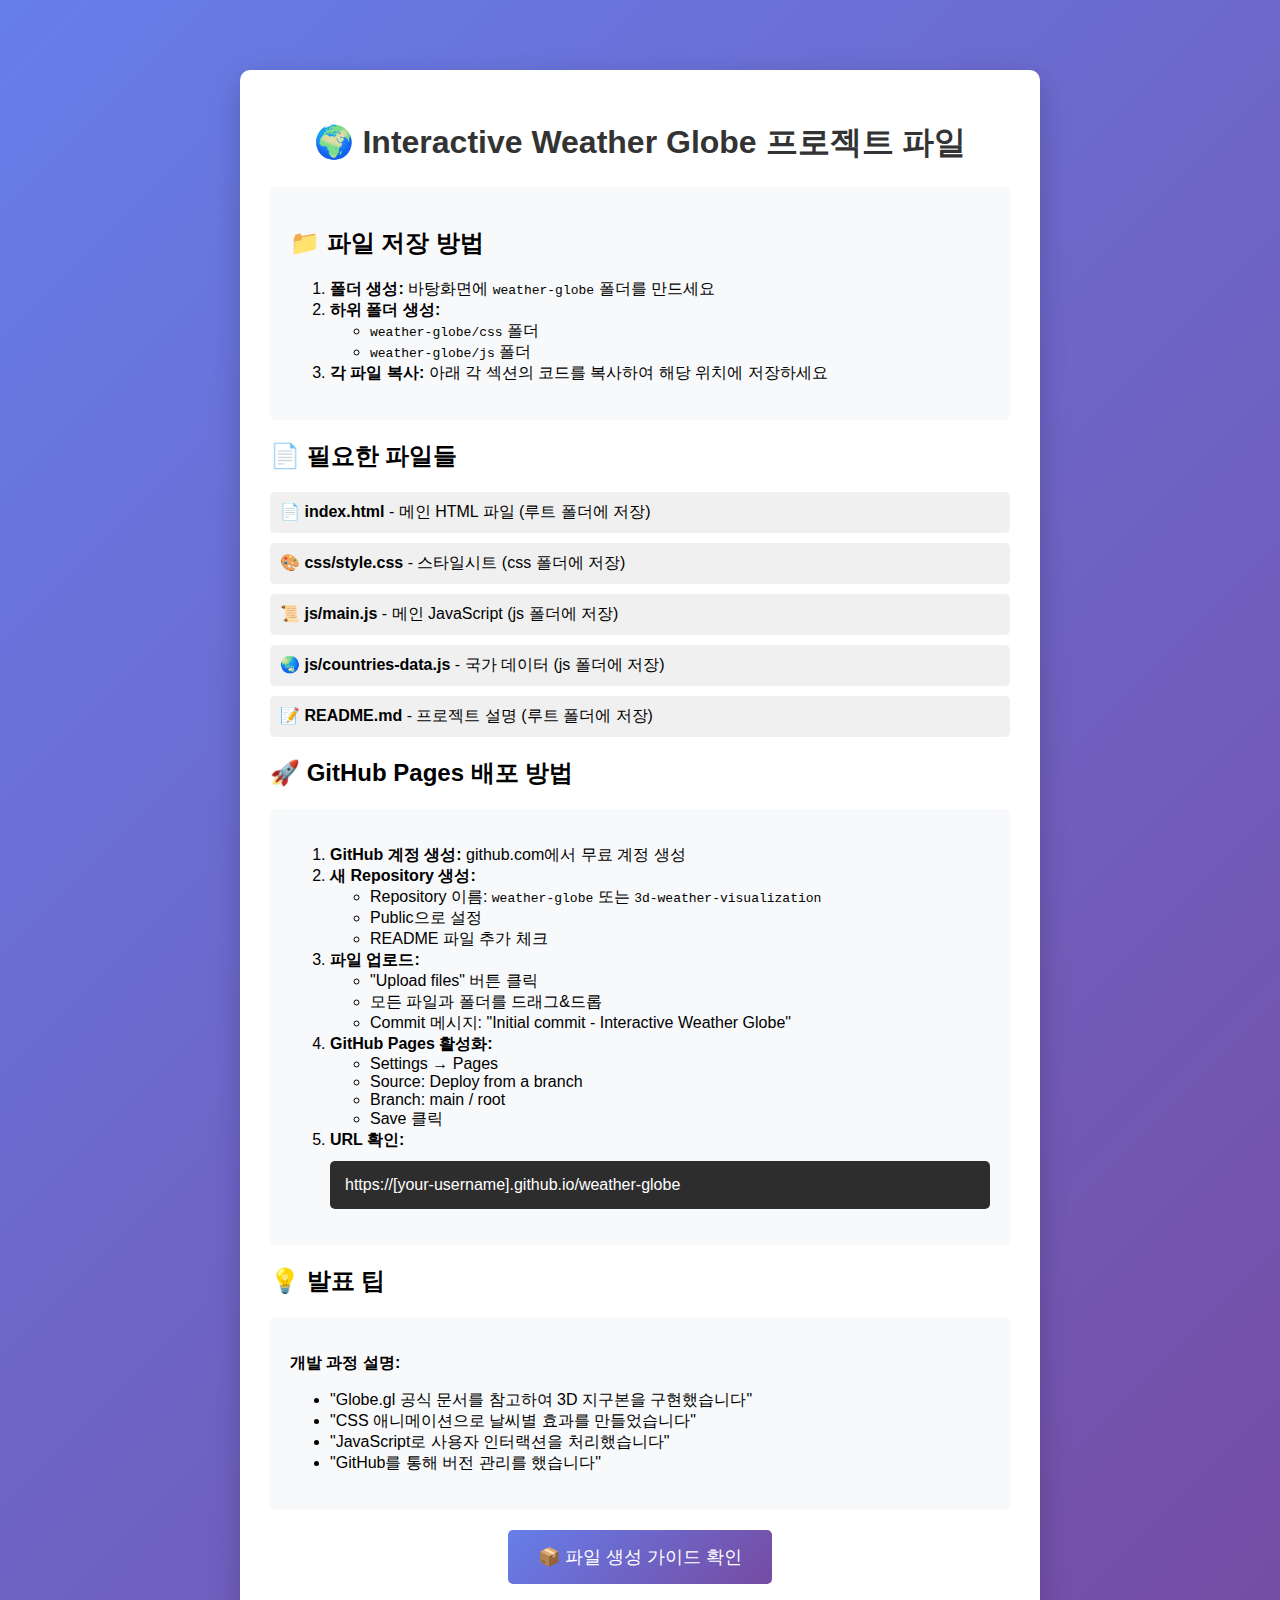
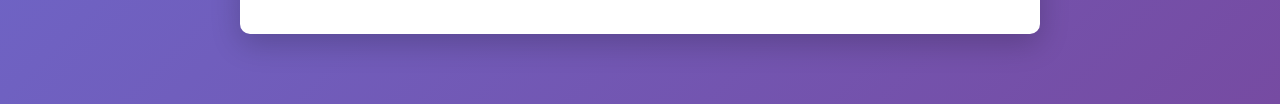
<file: download-helper.html>
<!DOCTYPE html>
<html lang="ko">
<head>
    <meta charset="UTF-8">
    <title>프로젝트 파일 다운로드</title>
    <style>
        body {
            font-family: Arial, sans-serif;
            max-width: 800px;
            margin: 50px auto;
            padding: 20px;
            background: linear-gradient(135deg, #667eea 0%, #764ba2 100%);
            min-height: 100vh;
        }
        .container {
            background: white;
            padding: 30px;
            border-radius: 10px;
            box-shadow: 0 10px 30px rgba(0,0,0,0.2);
        }
        h1 {
            color: #333;
            text-align: center;
        }
        .instructions {
            background: #f8f9fa;
            padding: 20px;
            border-radius: 5px;
            margin: 20px 0;
        }
        .file-list {
            list-style: none;
            padding: 0;
        }
        .file-list li {
            margin: 10px 0;
            padding: 10px;
            background: #f0f0f0;
            border-radius: 5px;
        }
        button {
            background: linear-gradient(135deg, #667eea 0%, #764ba2 100%);
            color: white;
            border: none;
            padding: 15px 30px;
            font-size: 18px;
            border-radius: 5px;
            cursor: pointer;
            display: block;
            margin: 20px auto;
        }
        button:hover {
            opacity: 0.9;
        }
        .code-block {
            background: #2d2d2d;
            color: #fff;
            padding: 15px;
            border-radius: 5px;
            overflow-x: auto;
            margin: 10px 0;
        }
    </style>
</head>
<body>
    <div class="container">
        <h1>🌍 Interactive Weather Globe 프로젝트 파일</h1>
        
        <div class="instructions">
            <h2>📁 파일 저장 방법</h2>
            <ol>
                <li><strong>폴더 생성:</strong> 바탕화면에 <code>weather-globe</code> 폴더를 만드세요</li>
                <li><strong>하위 폴더 생성:</strong> 
                    <ul>
                        <li><code>weather-globe/css</code> 폴더</li>
                        <li><code>weather-globe/js</code> 폴더</li>
                    </ul>
                </li>
                <li><strong>각 파일 복사:</strong> 아래 각 섹션의 코드를 복사하여 해당 위치에 저장하세요</li>
            </ol>
        </div>

        <h2>📄 필요한 파일들</h2>
        <ul class="file-list">
            <li>📄 <strong>index.html</strong> - 메인 HTML 파일 (루트 폴더에 저장)</li>
            <li>🎨 <strong>css/style.css</strong> - 스타일시트 (css 폴더에 저장)</li>
            <li>📜 <strong>js/main.js</strong> - 메인 JavaScript (js 폴더에 저장)</li>
            <li>🌏 <strong>js/countries-data.js</strong> - 국가 데이터 (js 폴더에 저장)</li>
            <li>📝 <strong>README.md</strong> - 프로젝트 설명 (루트 폴더에 저장)</li>
        </ul>

        <h2>🚀 GitHub Pages 배포 방법</h2>
        <div class="instructions">
            <ol>
                <li><strong>GitHub 계정 생성:</strong> github.com에서 무료 계정 생성</li>
                <li><strong>새 Repository 생성:</strong>
                    <ul>
                        <li>Repository 이름: <code>weather-globe</code> 또는 <code>3d-weather-visualization</code></li>
                        <li>Public으로 설정</li>
                        <li>README 파일 추가 체크</li>
                    </ul>
                </li>
                <li><strong>파일 업로드:</strong>
                    <ul>
                        <li>"Upload files" 버튼 클릭</li>
                        <li>모든 파일과 폴더를 드래그&드롭</li>
                        <li>Commit 메시지: "Initial commit - Interactive Weather Globe"</li>
                    </ul>
                </li>
                <li><strong>GitHub Pages 활성화:</strong>
                    <ul>
                        <li>Settings → Pages</li>
                        <li>Source: Deploy from a branch</li>
                        <li>Branch: main / root</li>
                        <li>Save 클릭</li>
                    </ul>
                </li>
                <li><strong>URL 확인:</strong> 
                    <div class="code-block">
                        https://[your-username].github.io/weather-globe
                    </div>
                </li>
            </ol>
        </div>

        <h2>💡 발표 팁</h2>
        <div class="instructions">
            <p><strong>개발 과정 설명:</strong></p>
            <ul>
                <li>"Globe.gl 공식 문서를 참고하여 3D 지구본을 구현했습니다"</li>
                <li>"CSS 애니메이션으로 날씨별 효과를 만들었습니다"</li>
                <li>"JavaScript로 사용자 인터랙션을 처리했습니다"</li>
                <li>"GitHub를 통해 버전 관리를 했습니다"</li>
            </ul>
        </div>

        <button onclick="alert('위의 지침을 따라 수동으로 파일을 생성해주세요. 각 파일의 코드는 이전 대화에서 확인할 수 있습니다.')">
            📦 파일 생성 가이드 확인
        </button>
    </div>
</body>
</html>
</file>
